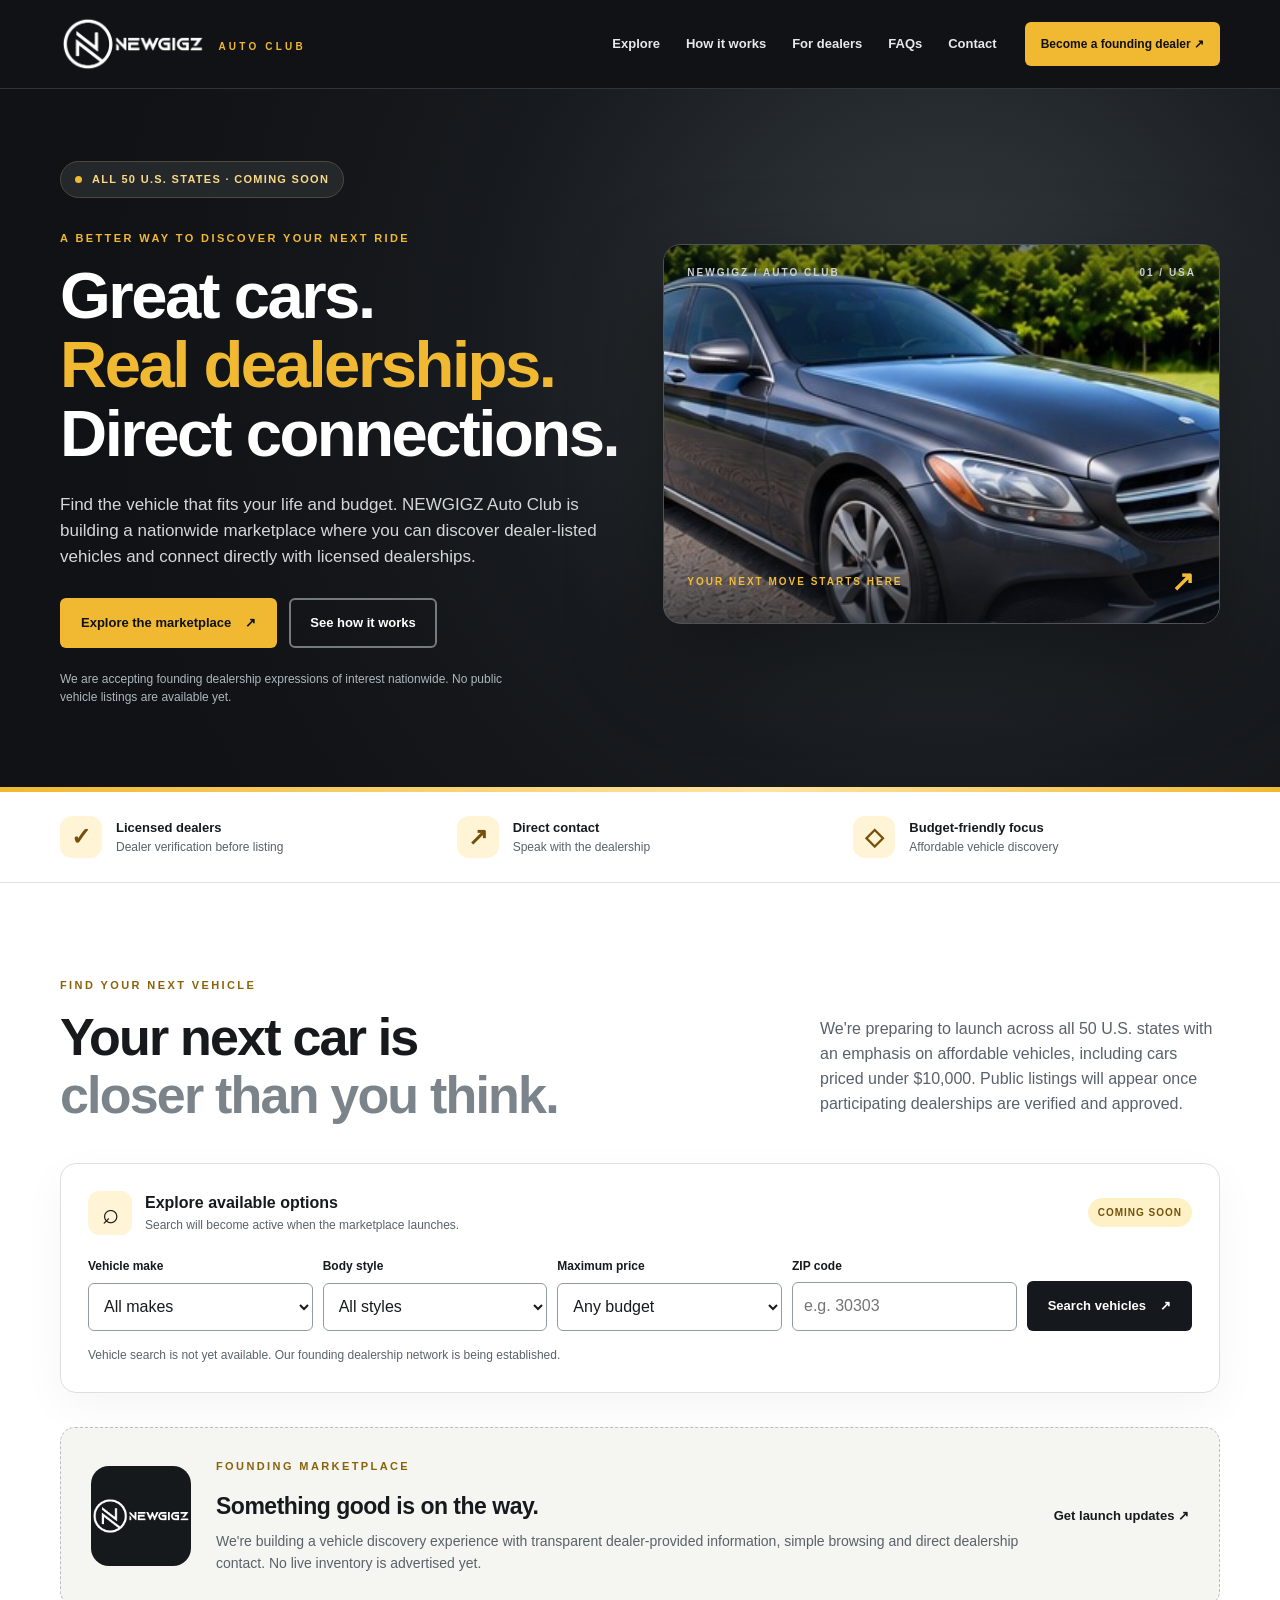
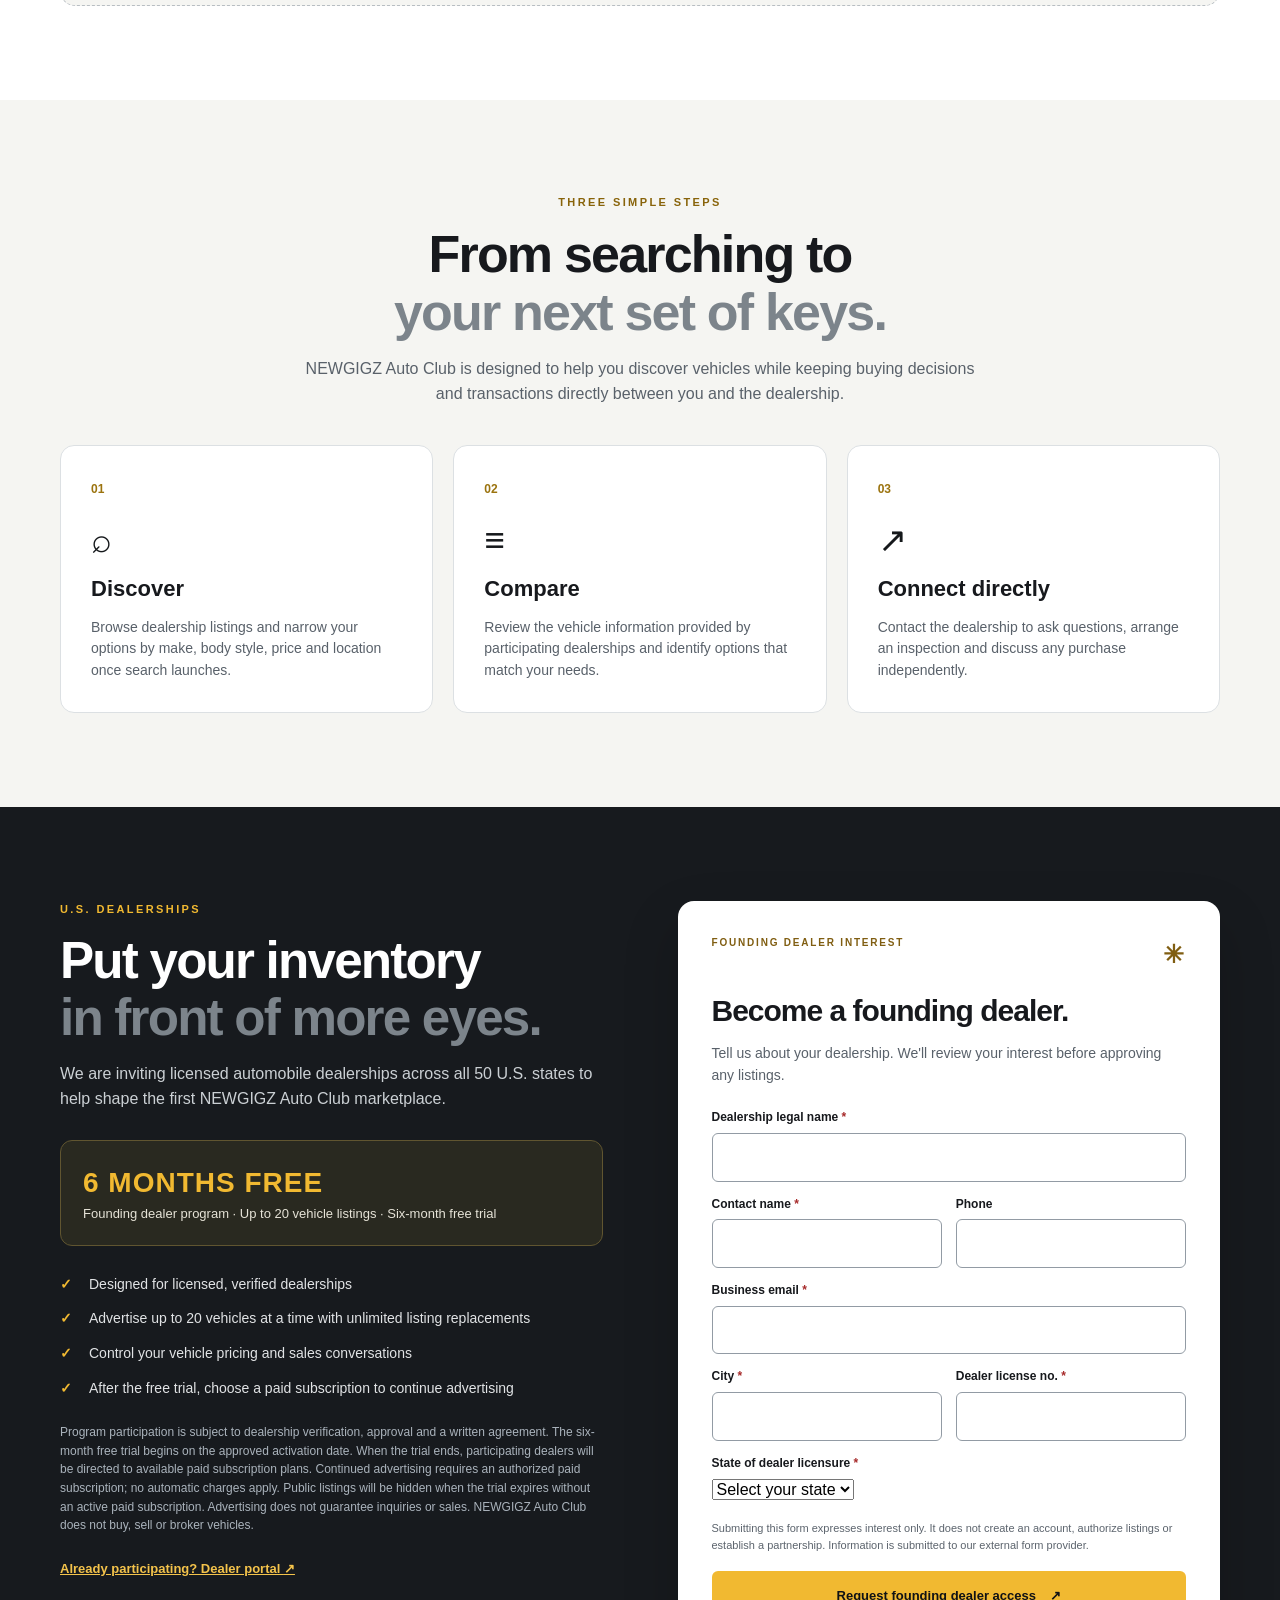
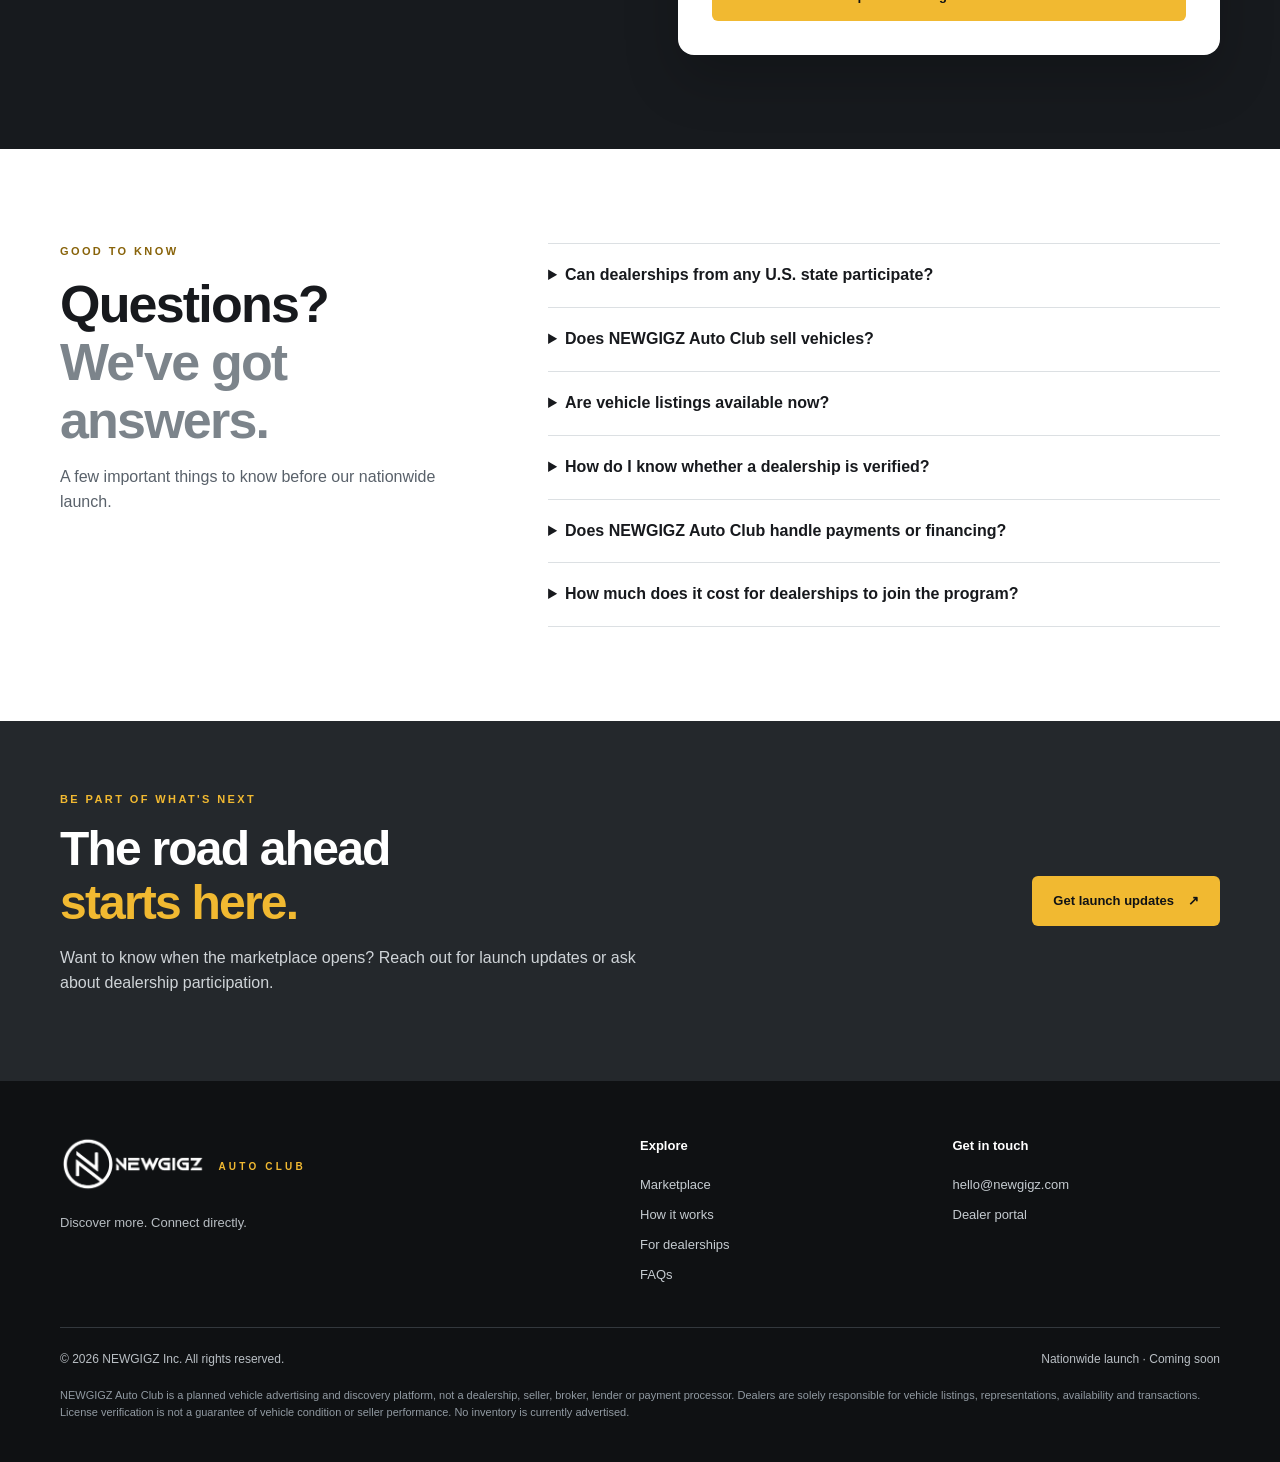
<file: index.html>
<!doctype html>
<html lang="en">
<head>
<meta charset="utf-8">
<meta name="viewport" content="width=device-width,initial-scale=1">
<meta name="theme-color" content="#101215">
<meta name="description" content="NEWGIGZ Auto Club is preparing a nationwide vehicle marketplace connecting shoppers directly with verified, licensed dealerships. Founding dealer expressions of interest are open.">
<meta property="og:title" content="NEWGIGZ Auto Club | Find your next car">
<meta property="og:description" content="A smarter way to discover dealership vehicles. Nationwide launch planned across all 50 U.S. states.">
<meta property="og:type" content="website">
<title>NEWGIGZ Auto Club | Find your next car</title>
<link rel="stylesheet" href="styles.css">
</head>
<body>
<a class="skip" href="#main">Skip to main content</a>
<header class="site-header"><div class="container header-inner">

<a class="brand" href="index.html" aria-label="NEWGIGZ Auto Club home">
  <img src="newgigz-logo.png" alt="NEWGIGZ official logo" style="max-width:170px;max-height:56px;width:auto;height:auto;object-fit:contain;">
  <span class="brand-name"><small>AUTO CLUB</small></span>
</a>
<button id="menu-toggle" class="menu-toggle" type="button" aria-controls="main-nav" aria-expanded="false">Menu <span aria-hidden="true">☰</span></button>
<nav id="main-nav" class="main-nav" aria-label="Main navigation"><a href="#discover">Explore</a><a href="#how">How it works</a><a href="#dealers">For dealers</a><a href="#faq">FAQs</a><a href="#contact">Contact</a></nav>
<a class="header-action" href="#dealers">Become a founding dealer <span aria-hidden="true">↗</span></a>
</div></header>
<main id="main">
<section class="hero"><div class="container hero-layout"><div class="hero-copy"><div class="status-tag"><span class="status-dot" aria-hidden="true"></span> ALL 50 U.S. STATES · COMING SOON</div><p class="eyebrow">A BETTER WAY TO DISCOVER YOUR NEXT RIDE</p><h1>Great cars.<br><span>Real dealerships.</span><br>Direct connections.</h1><p class="hero-description">Find the vehicle that fits your life and budget. NEWGIGZ Auto Club is building a nationwide marketplace where you can discover dealer-listed vehicles and connect directly with licensed dealerships.</p><div class="hero-actions"><a class="btn btn-gold" href="#discover">Explore the marketplace <span aria-hidden="true">↗</span></a><a class="btn btn-outline-light" href="#how">See how it works</a></div><p class="hero-note">We are accepting founding dealership expressions of interest nationwide. No public vehicle listings are available yet.</p></div>
<div class="hero-visual hero-visual-photo"><img class="hero-car-photo" src="mercedes-c300-hero.jpg" alt="Dark gray Mercedes-Benz C300 sedan photographed outdoors, front three-quarter view, with a clear windshield" width="760" height="390" fetchpriority="high"><div class="visual-top"><span>NEWGIGZ / AUTO CLUB</span><span>01 / USA</span></div><div class="visual-bottom"><span>YOUR NEXT MOVE STARTS HERE</span><span class="visual-arrow" aria-hidden="true">↗</span></div></div></div>
</div><div class="hero-stripe" aria-hidden="true"></div></section>
<section class="benefit-band" aria-label="Marketplace benefits"><div class="container benefits"><div><span class="benefit-icon" aria-hidden="true">✓</span><span><strong>Licensed dealers</strong><small>Dealer verification before listing</small></span></div><div><span class="benefit-icon" aria-hidden="true">↗</span><span><strong>Direct contact</strong><small>Speak with the dealership</small></span></div><div><span class="benefit-icon" aria-hidden="true">◇</span><span><strong>Budget-friendly focus</strong><small>Affordable vehicle discovery</small></span></div></div></section>
<section id="discover" class="section discover"><div class="container"><div class="section-header"><div><p class="eyebrow eyebrow-dark">FIND YOUR NEXT VEHICLE</p><h2>Your next car is<br><span>closer than you think.</span></h2></div><p>We're preparing to launch across all 50 U.S. states with an emphasis on affordable vehicles, including cars priced under $10,000. Public listings will appear once participating dealerships are verified and approved.</p></div>
<div class="search-panel"><div class="search-heading"><span class="search-mark" aria-hidden="true">⌕</span><div><strong>Explore available options</strong><small>Search will become active when the marketplace launches.</small></div><span class="coming-pill">COMING SOON</span></div><form id="search" class="search-grid" novalidate><div><label for="make">Vehicle make</label><select id="make" name="make"><option value="">All makes</option><option>Toyota</option><option>Honda</option><option>Lexus</option><option>BMW</option><option>Mercedes-Benz</option><option>Ford</option><option>Chevrolet</option><option>Hyundai</option><option>Nissan</option><option>Kia</option></select></div><div><label for="body">Body style</label><select id="body" name="body"><option value="">All styles</option><option>Sedan</option><option>SUV</option><option>Truck</option><option>Coupe</option><option>Van</option></select></div><div><label for="budget">Maximum price</label>
<select id="budget" name="budget">
  <option value="">Any budget</option>
  <option value="5000">Up to $5,000</option>
  <option value="10000">Up to $10,000</option>
  <option value="15000">Up to $15,000</option>
  <option value="20000">Up to $20,000</option>
  <option value="40000">Up to $40,000</option>
  <option value="60000">Up to $60,000</option>
  <option value="80000">Up to $80,000</option>
  <option value="100000">Up to $100,000</option>
</select>
</div><div><label for="zip">ZIP code</label><input id="zip" name="zip" inputmode="numeric" pattern="[0-9]{5}" maxlength="5" placeholder="e.g. 30303"></div><button class="btn btn-dark" type="submit">Search vehicles <span aria-hidden="true">↗</span></button></form><p id="search-status" class="search-status" role="status" aria-live="polite">Vehicle search is not yet available. Our founding dealership network is being established.</p></div>
<div class="launch-card"><div class="launch-icon" aria-hidden="true"><img src="newgigz-logo.png" alt="" style="display:block;max-width:100%;max-height:100%;width:auto;height:auto;object-fit:contain;"></div><div><p class="eyebrow eyebrow-dark">FOUNDING MARKETPLACE</p><h3>Something good is on the way.</h3><p>We're building a vehicle discovery experience with transparent dealer-provided information, simple browsing and direct dealership contact. No live inventory is advertised yet.</p></div><a class="text-link" href="#contact">Get launch updates <span aria-hidden="true">↗</span></a></div></div></section>
<section id="how" class="section how"><div class="container"><div class="centered"><p class="eyebrow eyebrow-dark">THREE SIMPLE STEPS</p><h2>From searching to<br><span>your next set of keys.</span></h2><p>NEWGIGZ Auto Club is designed to help you discover vehicles while keeping buying decisions and transactions directly between you and the dealership.</p></div><div class="step-grid"><article><span class="step-number">01</span><div class="step-symbol" aria-hidden="true">⌕</div><h3>Discover</h3><p>Browse dealership listings and narrow your options by make, body style, price and location once search launches.</p></article><article><span class="step-number">02</span><div class="step-symbol" aria-hidden="true">≡</div><h3>Compare</h3><p>Review the vehicle information provided by participating dealerships and identify options that match your needs.</p></article><article><span class="step-number">03</span><div class="step-symbol" aria-hidden="true">↗</div><h3>Connect directly</h3><p>Contact the dealership to ask questions, arrange an inspection and discuss any purchase independently.</p></article></div></div></section>
<section id="dealers" class="section dealer-section"><div class="container dealer-layout"><div class="dealer-copy"><p class="eyebrow">U.S. DEALERSHIPS</p><h2>Put your inventory<br><span>in front of more eyes.</span></h2><p>We are inviting licensed automobile dealerships across all 50 U.S. states to help shape the first NEWGIGZ Auto Club marketplace.</p><div class="offer"><strong>6 MONTHS FREE</strong><span>Founding dealer program · Up to 20 vehicle listings · Six-month free trial</span></div><ul class="check-list"><li>Designed for licensed, verified dealerships</li><li>Advertise up to 20 vehicles at a time with unlimited listing replacements</li><li>Control your vehicle pricing and sales conversations</li><li>After the free trial, choose a paid subscription to continue advertising</li></ul><p class="dealer-fine">Program participation is subject to dealership verification, approval and a written agreement. The six-month free trial begins on the approved activation date. When the trial ends, participating dealers will be directed to available paid subscription plans. Continued advertising requires an authorized paid subscription; no automatic charges apply. Public listings will be hidden when the trial expires without an active paid subscription. Advertising does not guarantee inquiries or sales. NEWGIGZ Auto Club does not buy, sell or broker vehicles.</p><a href="dealer.html" class="dealer-portal">Already participating? Dealer portal <span aria-hidden="true">↗</span></a></div>
<form id="dealer-form" class="dealer-form" action="https://formsubmit.co/hello@newgigz.com" method="POST"><div class="form-top"><span>FOUNDING DEALER INTEREST</span><span class="form-asterisk" aria-hidden="true">✳</span></div><h3>Become a founding dealer.</h3><p>Tell us about your dealership. We'll review your interest before approving any listings.</p><input type="hidden" name="_subject" value="NEWGIGZ Auto Club Founding Dealer Interest"><input type="hidden" name="_captcha" value="false"><label for="dealer-name">Dealership legal name <span class="required">*</span></label><input id="dealer-name" name="Dealership" autocomplete="organization" required><div class="form-two"><div><label for="person">Contact name <span class="required">*</span></label><input id="person" name="Contact Name" autocomplete="name" required></div><div><label for="phone">Phone</label><input id="phone" name="Phone" type="tel" autocomplete="tel"></div></div><label for="email">Business email <span class="required">*</span></label><input id="email" name="Email" type="email" autocomplete="email" required><div class="form-two"><div><label for="city">City <span class="required">*</span></label><input id="city" name="City" required></div><div><label for="license">Dealer license no. <span class="required">*</span></label><input id="license" name="License Number" required></div></div>
<label for="state">
State of dealer licensure
<span class="required">*</span>
</label>
<select id="state" name="State" required>
<option value="">Select your state</option>
<option value="AL">Alabama</option>
<option value="AK">Alaska</option>
<option value="AZ">Arizona</option>
<option value="AR">Arkansas</option>
<option value="CA">California</option>
<option value="CO">Colorado</option>
<option value="CT">Connecticut</option>
<option value="DE">Delaware</option>
<option value="FL">Florida</option>
<option value="GA">Georgia</option>
<option value="HI">Hawaii</option>
<option value="ID">Idaho</option>
<option value="IL">Illinois</option>
<option value="IN">Indiana</option>
<option value="IA">Iowa</option>
<option value="KS">Kansas</option>
<option value="KY">Kentucky</option>
<option value="LA">Louisiana</option>
<option value="ME">Maine</option>
<option value="MD">Maryland</option>
<option value="MA">Massachusetts</option>
<option value="MI">Michigan</option>
<option value="MN">Minnesota</option>
<option value="MS">Mississippi</option>
<option value="MO">Missouri</option>
<option value="MT">Montana</option>
<option value="NE">Nebraska</option>
<option value="NV">Nevada</option>
<option value="NH">New Hampshire</option>
<option value="NJ">New Jersey</option>
<option value="NM">New Mexico</option>
<option value="NY">New York</option>
<option value="NC">North Carolina</option>
<option value="ND">North Dakota</option>
<option value="OH">Ohio</option>
<option value="OK">Oklahoma</option>
<option value="OR">Oregon</option>
<option value="PA">Pennsylvania</option>
<option value="RI">Rhode Island</option>
<option value="SC">South Carolina</option>
<option value="SD">South Dakota</option>
<option value="TN">Tennessee</option>
<option value="TX">Texas</option>
<option value="UT">Utah</option>
<option value="VT">Vermont</option>
<option value="VA">Virginia</option>
<option value="WA">Washington</option>
<option value="WV">West Virginia</option>
<option value="WI">Wisconsin</option>
<option value="WY">Wyoming</option>
</select>
<p class="form-note">Submitting this form expresses interest only. It does not create an account, authorize listings or establish a partnership. Information is submitted to our external form provider.</p><button class="btn btn-gold btn-full" type="submit">Request founding dealer access <span aria-hidden="true">↗</span></button></form></div></section>
<section id="faq" class="section faq-section"><div class="container faq-layout"><div><p class="eyebrow eyebrow-dark">GOOD TO KNOW</p><h2>Questions?<br><span>We've got answers.</span></h2><p class="muted">A few important things to know before our nationwide launch.</p></div><div class="faq-items">
<details>
<summary>Can dealerships from any U.S. state participate?</summary>
<p>NEWGIGZ Auto Club is preparing to welcome licensed
automobile dealerships across all 50 U.S. states.
Dealerships may express interest now. Advertising
eligibility is subject to applicable state requirements,
business verification, dealer license verification,
platform approval and launch availability.</p>
</details>
<details><summary>Does NEWGIGZ Auto Club sell vehicles?</summary><p>No. NEWGIGZ Auto Club is an advertising and vehicle-discovery platform. Vehicles are offered by independent dealerships. Buyers communicate and transact directly with dealerships.</p></details><details><summary>Are vehicle listings available now?</summary><p>Not yet. The marketplace is preparing for its nationwide launch. Public listings will appear after dealerships have completed verification and their listings are approved.</p></details><details><summary>How do I know whether a dealership is verified?</summary><p>Participating dealerships must undergo license and account verification before advertising. Verification does not guarantee a vehicle's condition, title, history or the dealership's performance. Buyers should conduct independent checks.</p></details><details><summary>Does NEWGIGZ Auto Club handle payments or financing?</summary><p>No. We do not process vehicle purchases, financing, deposits, title transfers or negotiations. These arrangements are handled directly between the buyer and the dealership.</p></details><details><summary>How much does it cost for dealerships to join the program?</summary><p>Selected founding dealerships may advertise up to 20 vehicles free for six months, beginning on their approved activation date and subject to verification, approval and a written agreement. At the end of the trial, dealers will be directed to paid subscription plans. They must select and authorize a plan to continue advertising. No automatic charges apply; public listings will be hidden without an active paid subscription after the trial.</p></details></div></div></section>
<section id="contact" class="contact-section"><div class="container contact-layout"><div><p class="eyebrow">BE PART OF WHAT'S NEXT</p><h2>The road ahead<br><span>starts here.</span></h2><p>Want to know when the marketplace opens? Reach out for launch updates or ask about dealership participation.</p></div><a class="btn btn-gold" href="mailto:hello@newgigz.com?subject=Auto%20Club%20Launch%20Updates">Get launch updates <span aria-hidden="true">↗</span></a></div></section>
</main>
<footer class="site-footer"><div class="container footer-top"><div><a class="brand footer-brand" href="index.html"><img src="newgigz-logo.png" alt="NEWGIGZ official logo" style="max-width:170px;max-height:56px;width:auto;height:auto;object-fit:contain;"><span class="brand-name"><small>AUTO CLUB</small></span></a><p>Discover more. Connect directly.</p></div><div><strong>Explore</strong><a href="#discover">Marketplace</a><a href="#how">How it works</a><a href="#dealers">For dealerships</a><a href="#faq">FAQs</a></div><div><strong>Get in touch</strong><a href="mailto:hello@newgigz.com">hello@newgigz.com</a><a href="dealer.html">Dealer portal</a></div></div><div class="container footer-bottom"><span>© <span id="year">2026</span> NEWGIGZ Inc. All rights reserved.</span><span>Nationwide launch · Coming soon</span></div><p class="container disclaimer">NEWGIGZ Auto Club is a planned vehicle advertising and discovery platform, not a dealership, seller, broker, lender or payment processor. Dealers are solely responsible for vehicle listings, representations, availability and transactions. License verification is not a guarantee of vehicle condition or seller performance. No inventory is currently advertised.</p></footer>
<script src="script.js" defer></script>
</body></html>
</file>
<file: styles.css>
:root{--dark:#101215;--dark2:#191c20;--gold:#f1b931;--gold-light:#ffd56e;--ink:#17191d;--muted:#59616a;--line:#dce0e3;--off:#f5f5f2;--white:#fff}*{box-sizing:border-box}html{scroll-behavior:smooth}body{margin:0;font-family:Arial,Helvetica,sans-serif;color:var(--ink);line-height:1.55}a{color:inherit}button,input,select{font:inherit}button{cursor:pointer}button:disabled{cursor:not-allowed}.container{width:min(1160px,calc(100% - 44px));margin-inline:auto}.skip{position:fixed;top:-100px;left:12px;background:white;color:#111;padding:12px;z-index:100}.skip:focus{top:12px}:focus-visible{outline:3px solid #2677d8;outline-offset:3px}.site-header{background:var(--dark);color:white;border-bottom:1px solid #30343a}.header-inner{min-height:88px;display:flex;align-items:center;gap:28px}.brand{display:inline-flex;align-items:center;gap:12px;text-decoration:none;flex-shrink:0}.brand-symbol{width:46px;height:46px;display:grid;place-items:center;border:2px solid var(--gold);border-radius:12px;color:#fff;font-weight:900;font-size:28px;letter-spacing:-3px}.brand-symbol span{color:var(--gold)}.brand-name{font-weight:900;font-size:21px;letter-spacing:-.7px;line-height:1.05}.brand-name small{display:block;color:var(--gold);font-size:10px;letter-spacing:3.2px;margin-top:6px}.main-nav{display:flex;gap:26px;margin-left:auto}.main-nav a{font-size:13px;text-decoration:none;color:#e7e8e9;font-weight:700}.main-nav a:hover,.dealer-portal:hover,.footer-top a:hover{text-decoration:underline}.header-action{font-size:12px;font-weight:800;text-decoration:none;background:var(--gold);color:#111;padding:13px 16px;border-radius:6px;white-space:nowrap}.menu-toggle{display:none}.hero{background:radial-gradient(circle at 74% 35%,#353c40 0%,#171a1e 44%,#101215 80%);color:white;position:relative;overflow:hidden}.hero-layout{min-height:630px;display:grid;grid-template-columns:1.02fr .98fr;align-items:center;gap:24px;padding-top:72px;padding-bottom:80px}.status-tag{display:inline-flex;align-items:center;gap:10px;background:#24282b;border:1px solid #4b4a3c;color:#f9d985;padding:9px 14px;border-radius:50px;font-size:11px;letter-spacing:1.3px;font-weight:800;margin-bottom:32px}.status-dot{width:7px;height:7px;background:var(--gold);border-radius:50%}.eyebrow{font-size:11px;letter-spacing:2.4px;font-weight:900;color:var(--gold);margin:0 0 14px}.eyebrow-dark{color:#88630a}.hero h1{font-size:clamp(43px,5.1vw,68px);line-height:1.06;letter-spacing:-2.5px;margin:0 0 23px}.hero h1 span,.dealer-copy h2 span,.contact-layout h2 span{color:var(--gold)}.hero-description{color:#d4d8db;font-size:17px;max-width:560px;margin:0 0 27px}.hero-actions{display:flex;gap:12px;flex-wrap:wrap}.btn{min-height:50px;padding:13px 19px;display:inline-flex;align-items:center;justify-content:center;gap:14px;text-decoration:none;font-size:13px;font-weight:900;border-radius:6px;border:2px solid transparent;transition:background .15s ease,transform .15s ease}.btn:hover{transform:translateY(-1px)}.btn-gold{background:var(--gold);color:#101215}.btn-gold:hover{background:var(--gold-light)}.btn-outline-light{border-color:#747a80;color:#fff}.btn-outline-light:hover{background:#ffffff16}.btn-dark{background:#15191d;color:#fff;white-space:nowrap}.btn-dark:hover{background:#30363b}.hero-note{font-size:12px;color:#aeb7be;margin:22px 0 0;max-width:470px}.hero-visual{height:380px;border:1px solid #4c5258;border-radius:18px;background:linear-gradient(155deg,#30373d,#14191d 76%);box-shadow:0 35px 90px #0006;position:relative;overflow:hidden;display:flex;flex-direction:column;justify-content:space-between}.hero-visual:before{content:"";position:absolute;width:340px;height:340px;border:1px solid #ffffff13;border-radius:50%;top:35px;left:22%}.hero-visual:after{content:"";position:absolute;width:490px;height:490px;border:1px solid #ffffff0b;border-radius:50%;top:-65px;left:5%}.visual-top,.visual-bottom{position:relative;z-index:1;display:flex;justify-content:space-between;align-items:center;padding:20px 23px;font-size:10px;letter-spacing:2px;color:#c9d1d6;font-weight:800}.visual-bottom{color:#f2bc39}.visual-arrow{font-size:28px}.car-art{position:absolute;z-index:1;top:54px;left:0;width:100%;height:290px;filter:drop-shadow(0 14px 15px #0007)}.hero-stripe{height:5px;background:linear-gradient(90deg,var(--gold),#ffe4a1 60%,var(--gold))}.benefit-band{border-bottom:1px solid var(--line);background:white}.benefits{display:grid;grid-template-columns:repeat(3,1fr);gap:30px;padding:24px 0}.benefits>div{display:flex;gap:14px;align-items:center}.benefit-icon{height:42px;width:42px;flex-shrink:0;display:grid;place-items:center;background:#fff4d5;border-radius:12px;color:#75500b;font-size:24px;font-weight:900}.benefits strong,.benefits small{display:block}.benefits strong{font-size:13px}.benefits small{font-size:12px;color:var(--muted)}.section{padding:94px 0}.section-header{display:flex;justify-content:space-between;align-items:end;gap:50px}.section-header>p{max-width:400px;color:var(--muted);margin:0 0 8px}.section h2,.contact-layout h2{font-size:clamp(33px,4.2vw,52px);line-height:1.12;letter-spacing:-1.8px;margin:0}.section h2 span{color:#7c848b}.search-panel{border:1px solid var(--line);border-radius:16px;margin-top:38px;padding:27px;background:white;box-shadow:0 14px 45px #1111110b}.search-heading{display:flex;align-items:center;gap:13px;margin-bottom:22px}.search-heading strong,.search-heading small{display:block}.search-heading small{color:var(--muted);font-size:12px}.search-mark{display:grid;place-items:center;width:44px;height:44px;background:#fff4d5;border-radius:11px;font-size:29px}.coming-pill{margin-left:auto;color:#75510a;background:#fff1c6;padding:7px 10px;border-radius:30px;font-size:10px;letter-spacing:1px;font-weight:900;white-space:nowrap}.search-grid{display:grid;grid-template-columns:repeat(4,minmax(0,1fr)) auto;gap:10px;align-items:end}.search-grid label,.dealer-form label{font-weight:800;font-size:12px;display:block;margin-bottom:7px}.search-grid input,.search-grid select,.dealer-form input{min-height:48px;width:100%;border:1px solid #929ba4;border-radius:6px;padding:11px;background:#fff;color:var(--ink)}.search-status{font-size:12px;color:#5a636c;margin:15px 0 0}.launch-card{margin-top:34px;border:1px dashed #b8bec3;border-radius:15px;padding:30px;display:flex;align-items:center;gap:25px;background:var(--off)}.launch-icon{display:grid;place-items:center;flex-shrink:0;width:100px;height:100px;border-radius:18px;background:#16191c;color:white;font-size:55px;font-weight:900;letter-spacing:-6px}.launch-icon span{color:var(--gold)}.launch-card h3{font-size:23px;letter-spacing:-.5px;margin:0 0 7px}.launch-card p:not(.eyebrow){color:var(--muted);font-size:14px;margin:0}.text-link{font-weight:900;text-decoration:none;white-space:nowrap;font-size:13px;margin-left:auto}.text-link:hover{text-decoration:underline}.how{background:var(--off)}.centered{text-align:center;max-width:670px;margin:0 auto}.centered>p:last-child{color:var(--muted)}.step-grid{display:grid;grid-template-columns:repeat(3,1fr);gap:20px;margin-top:38px}.step-grid article{padding:30px;background:#fff;border:1px solid var(--line);border-radius:14px;min-height:245px}.step-number{font-size:12px;font-weight:900;color:#9b730e}.step-symbol{margin:22px 0 15px;font-size:35px;line-height:1;color:#15181b}.step-grid h3{font-size:22px;margin:0 0 10px}.step-grid p{color:var(--muted);font-size:14px;margin:0}.dealer-section{background:#171a1e;color:#fff}.dealer-layout{display:grid;grid-template-columns:1fr 1fr;gap:75px;align-items:start}.dealer-copy h2{font-size:clamp(34px,4vw,52px)}.dealer-copy>p:not(.eyebrow){color:#cbd0d4}.offer{margin:28px 0;padding:20px 22px;background:#292920;border:1px solid #605530;border-radius:12px;display:flex;flex-direction:column}.offer strong{color:var(--gold);font-size:28px;letter-spacing:1px}.offer span{font-size:13px;color:#e6e3d7}.check-list{list-style:none;padding:0;margin:24px 0}.check-list li{position:relative;padding:0 0 0 29px;margin:13px 0;color:#e1e3e5;font-size:14px}.check-list li:before{content:"✓";position:absolute;left:0;color:var(--gold);font-weight:900}.dealer-fine{font-size:12px!important;color:#aab3bc!important}.dealer-portal{display:inline-block;margin-top:12px;color:#f4c34b;font-weight:800;font-size:13px}.dealer-form{background:#fff;color:#17191d;border-radius:16px;padding:34px;box-shadow:0 24px 55px #0003}.form-top{display:flex;justify-content:space-between;font-size:10px;font-weight:900;letter-spacing:1.8px;color:#805e12}.form-asterisk{font-size:25px}.dealer-form h3{font-size:30px;letter-spacing:-1px;margin:15px 0 8px}.dealer-form>p:not(.form-note){font-size:14px;color:var(--muted);margin:0 0 22px}.dealer-form label{margin:13px 0 6px}.required{color:#a62929}.form-two{display:grid;grid-template-columns:1fr 1fr;gap:14px}.form-note{font-size:11px;color:#5c646d;margin:17px 0}.btn-full{width:100%}.faq-layout{display:grid;grid-template-columns:.75fr 1.25fr;gap:85px}.faq-layout .muted{color:var(--muted)}.faq-items{border-top:1px solid var(--line)}.faq-items details{border-bottom:1px solid var(--line);padding:19px 0}.faq-items summary{font-weight:800;cursor:pointer;padding-right:25px}.faq-items details p{font-size:14px;color:var(--muted);margin-bottom:0}.contact-section{background:#24282c;color:#fff;padding:70px 0}.contact-layout{display:flex;align-items:center;justify-content:space-between;gap:35px}.contact-layout h2{font-size:clamp(32px,4vw,48px)}.contact-layout p:not(.eyebrow){max-width:580px;color:#cfd4d8}.site-footer{background:#0f1113;color:#fff;padding:55px 0 30px}.footer-top{display:grid;grid-template-columns:2fr 1fr 1fr;gap:45px}.footer-top>div:not(:first-child){display:flex;flex-direction:column;gap:10px}.footer-top strong{font-size:13px;margin-bottom:8px}.footer-top a:not(.brand){font-size:13px;color:#c5cbd0;text-decoration:none}.footer-top p{font-size:13px;color:#b7bdc2}.footer-bottom{border-top:1px solid #33383d;margin-top:42px;padding-top:22px;display:flex;justify-content:space-between;color:#b9bfc4;font-size:12px}.disclaimer{font-size:11px;color:#919aa2;margin-top:18px;max-width:1160px}@media(max-width:1100px){.main-nav{gap:15px}.header-action{font-size:11px}.hero-layout{gap:10px}.search-grid{grid-template-columns:repeat(2,minmax(0,1fr))}.search-grid button{grid-column:1/-1}.dealer-layout{gap:30px}}@media(max-width:850px){.header-inner{flex-wrap:wrap;padding:14px 0;min-height:72px}.menu-toggle{display:block;margin-left:auto;background:transparent;border:1px solid #717980;border-radius:6px;color:white;padding:9px 12px;font-size:13px}.header-action{display:none}.main-nav{display:none;order:4;width:100%;margin:0;flex-direction:column;gap:0;border-top:1px solid #333;padding-top:8px}.main-nav.is-open{display:flex}.main-nav a{padding:11px 0}.hero-layout{grid-template-columns:1fr;padding-top:56px;padding-bottom:65px}.hero-visual{max-width:640px;width:100%;margin-top:30px}.section-header,.contact-layout{align-items:start;flex-direction:column;gap:15px}.dealer-layout,.faq-layout{grid-template-columns:1fr}.dealer-copy{max-width:680px}.benefits{gap:15px}.benefit-icon{width:35px;height:35px}.launch-card{flex-wrap:wrap}.text-link{margin-left:0}}@media(max-width:600px){.container{width:calc(100% - 34px)}.brand-symbol{width:40px;height:40px;font-size:24px}.brand-name{font-size:19px}.hero h1{font-size:clamp(39px,10vw,55px);letter-spacing:-1.8px}.hero-description{font-size:15px}.hero-visual{height:270px}.car-art{top:32px;height:220px}.visual-top,.visual-bottom{padding:15px;font-size:8px}.benefits{grid-template-columns:1fr;padding:22px 0}.section{padding:65px 0}.section h2{letter-spacing:-1px}.search-panel{padding:18px}.search-grid,.step-grid,.form-two{grid-template-columns:1fr}.search-grid button{grid-column:auto}.coming-pill{font-size:9px}.launch-card{padding:22px}.launch-icon{width:70px;height:70px;font-size:42px}.dealer-form{padding:23px}.faq-layout{gap:30px}.footer-top{grid-template-columns:1fr 1fr;gap:28px}.footer-top>div:first-child{grid-column:1/-1}.footer-bottom{display:block}.footer-bottom span{display:block;margin:8px 0}.hero-actions .btn{width:100%}}@media(prefers-reduced-motion:reduce){html{scroll-behavior:auto}.btn{transition:none}.btn:hover{transform:none}}

/* Real-car homepage hero. Decorative photo is not a live listing. */
.hero-visual-photo{isolation:isolate;background:#161b1d}
.hero-visual-photo:before,.hero-visual-photo:after{display:none}
.hero-car-photo{position:absolute;inset:0;width:100%;height:100%;object-fit:cover;object-position:53% center;z-index:-2}
.hero-visual-photo::after{content:"";display:block;position:absolute;inset:0;z-index:-1;background:linear-gradient(180deg,rgba(9,13,18,.5) 0%,transparent 32%,transparent 57%,rgba(9,13,18,.72) 100%);pointer-events:none;border:0;border-radius:0;width:auto;height:auto;top:0;left:0}
.hero-visual-photo .visual-top,.hero-visual-photo .visual-bottom{position:relative;z-index:1}
</file>
